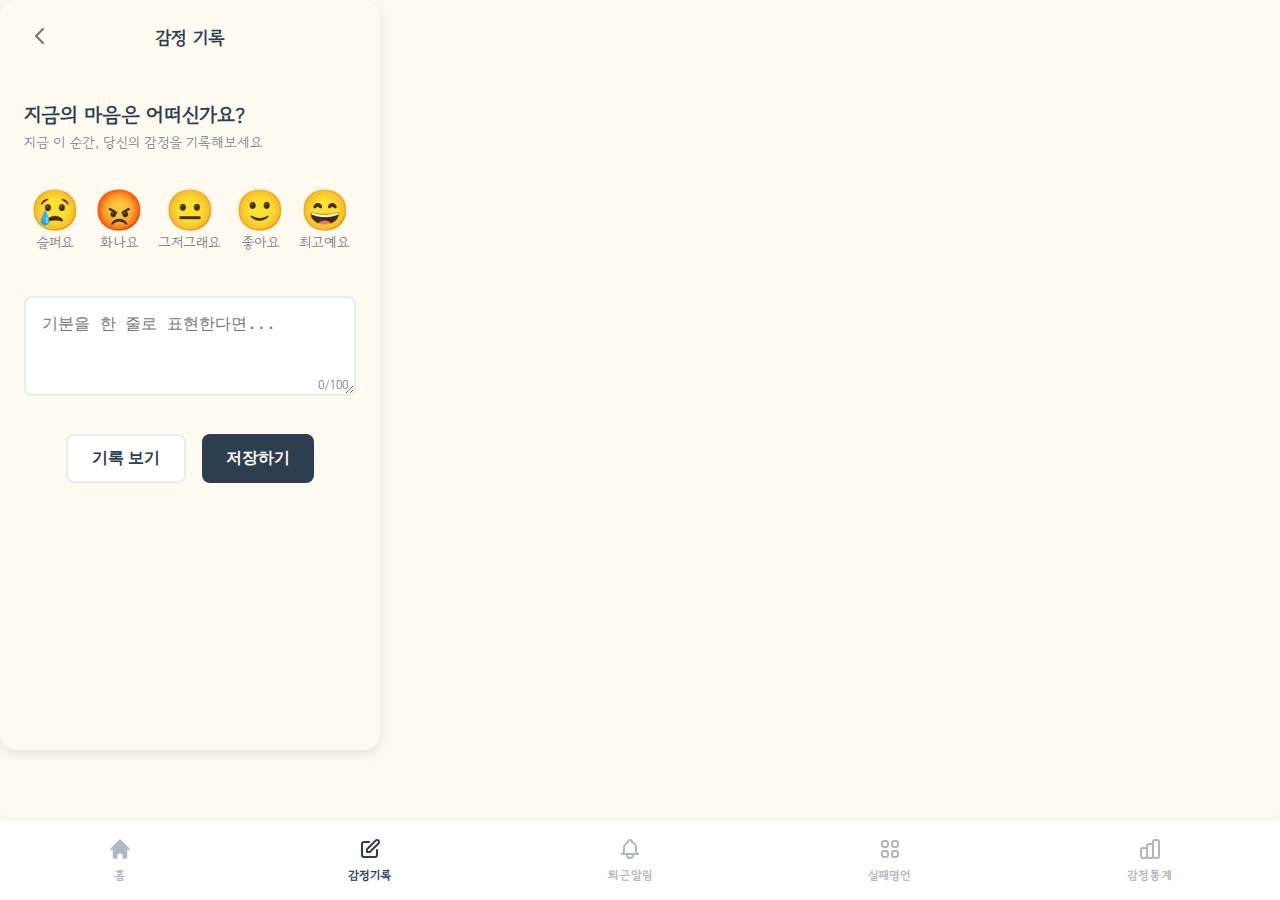
<file: kangjinil/index.html>
<!DOCTYPE html>
<html lang="ko">
    <head>
        <meta charset="UTF-8" />
        <meta name="viewport" content="width=device-width, initial-scale=1.0" />
        <title>감정 기록 - 오늘은 퇴근하세요</title>

        <!-- Google Fonts: Gowun Dodum -->
        <link rel="preconnect" href="https://fonts.googleapis.com" />
        <link rel="preconnect" href="https://fonts.gstatic.com" crossorigin />
        <link
            href="https://fonts.googleapis.com/css2?family=Gowun+Dodum&display=swap"
            rel="stylesheet"
        />

        <!-- Stylesheets -->
        <link rel="stylesheet" href="css/emotion-diary.css" />
    </head>
    <body>
        <!-- 감정 기록 등록 화면 -->
        <div id="recordScreen" class="screen active">
            <div class="container">
                <header class="app-header">
                    <button
                        id="back-btn"
                        class="icon-button"
                        aria-label="뒤로 가기"
                        onclick="window.history.back()"
                    >
                        <svg
                            fill="none"
                            viewBox="0 0 24 24"
                            stroke="currentColor"
                        >
                            <path
                                stroke-linecap="round"
                                stroke-linejoin="round"
                                stroke-width="2"
                                d="M15 19l-7-7 7-7"
                            />
                        </svg>
                    </button>
                    <div class="header-text">
                        <h1>감정 기록</h1>
                    </div>
                    <div class="icon-placeholder"></div>
                </header>

                <div class="emotion-record-form">
                    <div class="emotion-header">
                        <h1>지금의 마음은 어떠신가요?</h1>
                        <p class="subtitle">
                            지금 이 순간, 당신의 감정을 기록해보세요
                        </p>
                    </div>
                    <div class="emotion-selector">
                        <div
                            class="emotion-option"
                            data-emotion="😢"
                            data-value="sad"
                        >
                            <span class="emotion-emoji">😢</span>
                            <span class="emotion-label">슬퍼요</span>
                        </div>
                        <div
                            class="emotion-option"
                            data-emotion="😡"
                            data-value="angry"
                        >
                            <span class="emotion-emoji">😡</span>
                            <span class="emotion-label">화나요</span>
                        </div>
                        <div
                            class="emotion-option"
                            data-emotion="😐"
                            data-value="neutral"
                        >
                            <span class="emotion-emoji">😐</span>
                            <span class="emotion-label">그저그래요</span>
                        </div>
                        <div
                            class="emotion-option"
                            data-emotion="🙂"
                            data-value="happy"
                        >
                            <span class="emotion-emoji">🙂</span>
                            <span class="emotion-label">좋아요</span>
                        </div>
                        <div
                            class="emotion-option"
                            data-emotion="😄"
                            data-value="very-happy"
                        >
                            <span class="emotion-emoji">😄</span>
                            <span class="emotion-label">최고예요</span>
                        </div>
                    </div>

                    <div class="comment-section">
                        <textarea
                            id="emotionComment"
                            class="comment-input"
                            placeholder="기분을 한 줄로 표현한다면..."
                            maxlength="100"
                        ></textarea>
                        <span class="char-count">0/100</span>
                    </div>

                    <div class="action-buttons">
                        <button
                            class="btn btn-secondary"
                            onclick="showListScreen()"
                        >
                            기록 보기
                        </button>
                        <button class="btn btn-primary" onclick="saveEmotion()">
                            저장하기
                        </button>
                    </div>
                </div>
            </div>
            <!-- 하단 네비게이션 바 -->
            <nav class="bottom-nav">
                <a href="../pyj/home.html" class="nav-item" id="nav-home">
                    <svg fill="currentColor" viewBox="0 0 20 20">
                        <path
                            d="M10.707 2.293a1 1 0 00-1.414 0l-7 7a1 1 0 001.414 1.414L4 10.414V17a1 1 0 001 1h2a1 1 0 001-1v-2a1 1 0 011-1h2a1 1 0 011 1v2a1 1 0 001 1h2a1 1 0 001-1v-6.586l.293.293a1 1 0 001.414-1.414l-7-7z"
                        ></path>
                    </svg>
                    <span>홈</span>
                </a>
                <a href="#" class="nav-item active" id="nav-emotion-log">
                    <svg fill="none" viewBox="0 0 24 24" stroke="currentColor">
                        <path
                            stroke-linecap="round"
                            stroke-linejoin="round"
                            stroke-width="2"
                            d="M11 5H6a2 2 0 00-2 2v11a2 2 0 002 2h11a2 2 0 002-2v-5m-1.414-9.414a2 2 0 112.828 2.828L11.828 15H9v-2.828l8.586-8.586z"
                        ></path>
                    </svg>
                    <span>감정기록</span>
                </a>
                <a href="clock-out.html" class="nav-item" id="nav-alarm">
                    <svg fill="none" viewBox="0 0 24 24" stroke="currentColor">
                        <path
                            stroke-linecap="round"
                            stroke-linejoin="round"
                            stroke-width="2"
                            d="M15 17h5l-1.405-1.405A2.032 2.032 0 0118 14.158V11a6.002 6.002 0 00-4-5.659V5a2 2 0 10-4 0v.341C7.67 6.165 6 8.388 6 11v3.159c0 .538-.214 1.055-.595 1.436L4 17h5m6 0v1a3 3 0 11-6 0v-1m6 0H9"
                        ></path>
                    </svg>
                    <span>퇴근알림</span>
                </a>
                <a href="../pyj/card.html" class="nav-item" id="nav-quotes">
                    <svg fill="none" viewBox="0 0 24 24" stroke="currentColor">
                        <path
                            stroke-linecap="round"
                            stroke-linejoin="round"
                            stroke-width="2"
                            d="M4 6a2 2 0 012-2h2a2 2 0 012 2v2a2 2 0 01-2 2H6a2 2 0 01-2-2V6zM14 6a2 2 0 012-2h2a2 2 0 012 2v2a2 2 0 01-2 2h-2a2 2 0 01-2-2V6zM4 16a2 2 0 012-2h2a2 2 0 012 2v2a2 2 0 01-2 2H6a2 2 0 01-2-2v-2zM14 16a2 2 0 012-2h2a2 2 0 012 2v2a2 2 0 01-2 2h-2a2 2 0 01-2-2v-2z"
                        ></path>
                    </svg>
                    <span>실패명언</span>
                </a>
                <a href="../pyj/stats.html" class="nav-item" id="nav-stats">
                    <svg fill="none" viewBox="0 0 24 24" stroke="currentColor">
                        <path
                            stroke-linecap="round"
                            stroke-linejoin="round"
                            stroke-width="2"
                            d="M9 19v-6a2 2 0 00-2-2H5a2 2 0 00-2 2v6a2 2 0 002 2h2a2 2 0 002-2zm0 0V9a2 2 0 012-2h2a2 2 0 012 2v10m-6 0a2 2 0 002 2h2a2 2 0 002-2m0 0V5a2 2 0 012-2h2a2 2 0 012 2v14a2 2 0 01-2 2h-2a2 2 0 01-2-2z"
                        ></path>
                    </svg>
                    <span>감정통계</span>
                </a>
            </nav>
        </div>

        <!-- 감정 기록 조회 화면 -->
        <div id="listScreen" class="screen">
            <header class="app-header">
                <div class="icon-placeholder"></div>
                <h1>나의 감정 기록</h1>
                <button
                    id="close-list-btn"
                    class="icon-button"
                    aria-label="닫기"
                >
                    <svg fill="none" viewBox="0 0 24 24" stroke="currentColor">
                        <path
                            stroke-linecap="round"
                            stroke-linejoin="round"
                            stroke-width="2"
                            d="M6 18L18 6M6 6l12 12"
                        />
                    </svg>
                </button>
            </header>
            <main class="list-screen-area">
                <div class="list-header">
                    <h1>지금까지의 마음을 돌아보세요</h1>
                    <p class="subtitle">
                        잊고 지냈던 내 감정을 확인할 수 있을거에요
                    </p>
                </div>
                <div class="list-controls">
                    <button
                        class="btn btn-primary"
                        onclick="showRecordScreen()"
                    >
                        새 감정 기록하기
                    </button>
                </div>

                <div id="emotionList" class="emotion-list">
                    <!-- 감정 기록이 여기에 동적으로 추가됩니다 -->
                </div>

                <div id="emptyState" class="empty-state" style="display: none">
                    <span class="empty-emoji">📝</span>
                    <p>아직 기록된 감정이 없어요</p>
                    <p class="empty-sub">첫 번째 감정을 기록해보세요</p>
                </div>
            </main>
        </div>

        <!-- 수정/삭제 모달 -->
        <div id="editModal" class="modal">
            <div class="modal-content">
                <div class="modal-header">
                    <h2>감정 기록 수정</h2>
                    <button
                        class="icon-button delete-icon"
                        onclick="deleteEmotion()"
                        aria-label="삭제"
                    >
                        <svg
                            fill="none"
                            viewBox="0 0 24 24"
                            stroke="currentColor"
                        >
                            <path
                                stroke-linecap="round"
                                stroke-linejoin="round"
                                stroke-width="2"
                                d="M19 7l-.867 12.142A2 2 0 0116.138 21H7.862a2 2 0 01-1.995-1.858L5 7m5 4v6m4-6v6m1-10V4a1 1 0 00-1-1h-4a1 1 0 00-1 1v3M4 7h16"
                            />
                        </svg>
                    </button>
                </div>

                <div class="emotion-selector modal-emotion-selector">
                    <div
                        class="emotion-option"
                        data-emotion="😢"
                        data-value="sad"
                    >
                        <span class="emotion-emoji">😢</span>
                    </div>
                    <div
                        class="emotion-option"
                        data-emotion="😡"
                        data-value="angry"
                    >
                        <span class="emotion-emoji">😡</span>
                    </div>
                    <div
                        class="emotion-option"
                        data-emotion="😐"
                        data-value="neutral"
                    >
                        <span class="emotion-emoji">😐</span>
                    </div>
                    <div
                        class="emotion-option"
                        data-emotion="🙂"
                        data-value="happy"
                    >
                        <span class="emotion-emoji">🙂</span>
                    </div>
                    <div
                        class="emotion-option"
                        data-emotion="😄"
                        data-value="very-happy"
                    >
                        <span class="emotion-emoji">😄</span>
                    </div>
                </div>

                <div class="comment-section">
                    <textarea
                        id="editComment"
                        class="comment-input"
                        placeholder="오늘 하루를 한 줄로 표현한다면..."
                        maxlength="100"
                    ></textarea>
                    <span class="char-count">0/100</span>
                </div>

                <div class="modal-buttons">
                    <button class="btn btn-secondary" onclick="closeModal()">
                        취소
                    </button>
                    <button class="btn btn-primary" onclick="updateEmotion()">
                        수정
                    </button>
                </div>
            </div>
        </div>

        <script src="js/emotion-diary.js"></script>
    </body>
</html>
</file>
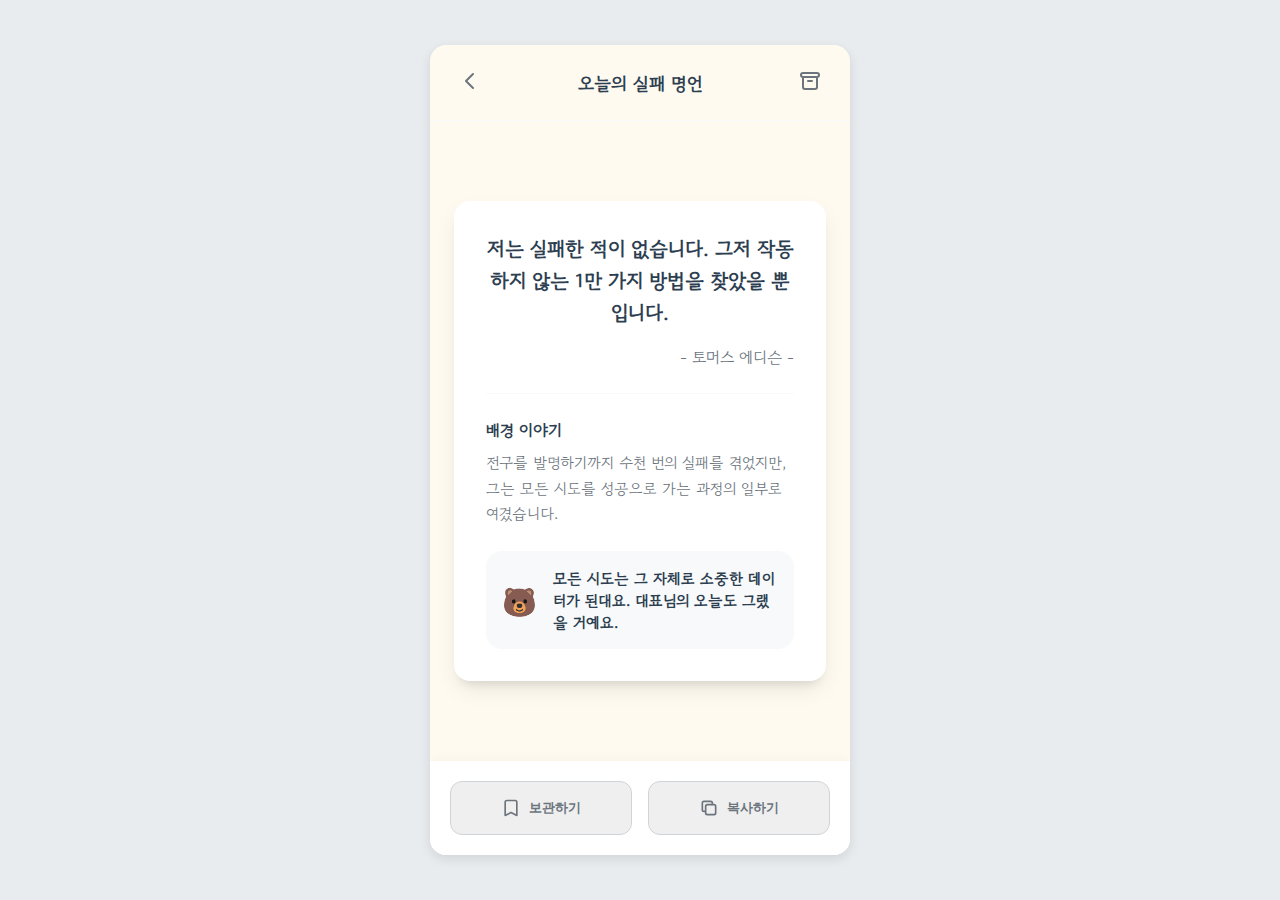
<file: pyj/index.html>
<!DOCTYPE html>
<html lang="ko">
    <head>
        <meta charset="UTF-8" />
        <meta
            name="viewport"
            content="width=device-width, initial-scale=1.0, user-scalable=no"
        />
        <title>실패 명언 카드 - 오늘은 퇴근하세요</title>
        <link rel="preconnect" href="https://fonts.googleapis.com" />
        <link rel="preconnect" href="https://fonts.gstatic.com" crossorigin />
        <link
            href="https://fonts.googleapis.com/css2?family=Gowun+Dodum&display=swap"
            rel="stylesheet"
        />
        <link rel="stylesheet" href="css/card-styles.css" />
    </head>
    <body>
        <div class="app-container">
            <!-- 메인 명언 화면 -->
            <div id="main-view" class="view active">
                <header class="app-header">
                    <button
                        id="back-btn"
                        class="icon-button"
                        aria-label="뒤로 가기"
                    >
                        <svg
                            fill="none"
                            viewBox="0 0 24 24"
                            stroke="currentColor"
                        >
                            <path
                                stroke-linecap="round"
                                stroke-linejoin="round"
                                stroke-width="2"
                                d="M15 19l-7-7 7-7"
                            />
                        </svg>
                    </button>
                    <h1>오늘의 실패 명언</h1>
                    <button
                        id="open-archive-btn"
                        class="icon-button"
                        aria-label="보관함 보기"
                    >
                        <svg
                            fill="none"
                            viewBox="0 0 24 24"
                            stroke="currentColor"
                        >
                            <path
                                stroke-linecap="round"
                                stroke-linejoin="round"
                                stroke-width="2"
                                d="M5 8h14M5 8a2 2 0 110-4h14a2 2 0 110 4M5 8v10a2 2 0 002 2h10a2 2 0 002-2V8m-9 4h4"
                            />
                        </svg>
                    </button>
                </header>

                <main class="card-area">
                    <div class="quote-card" id="quote-card">
                        <div class="quote-content">
                            <blockquote id="quote-text"></blockquote>
                            <cite id="quote-author"></cite>
                        </div>
                        <hr class="divider" />
                        <div class="story-content">
                            <h4>배경 이야기</h4>
                            <p id="quote-story"></p>
                        </div>
                        <div class="character-comment">
                            <span>🐻</span>
                            <p id="character-comment"></p>
                        </div>
                    </div>
                </main>

                <footer class="app-footer">
                    <div class="action-buttons">
                        <button id="save-btn" class="action-btn">
                            <svg
                                class="icon-save"
                                fill="none"
                                viewBox="0 0 24 24"
                                stroke="currentColor"
                            >
                                <path
                                    stroke-linecap="round"
                                    stroke-linejoin="round"
                                    stroke-width="2"
                                    d="M5 5a2 2 0 012-2h10a2 2 0 012 2v16l-7-3.5L5 21V5z"
                                ></path>
                            </svg>
                            <svg
                                class="icon-saved hidden"
                                fill="currentColor"
                                viewBox="0 0 20 20"
                            >
                                <path
                                    d="M5 4a2 2 0 012-2h6a2 2 0 012 2v14l-5-2.5L5 18V4z"
                                ></path>
                            </svg>
                            <span id="save-btn-text">보관하기</span>
                        </button>
                        <button id="copy-btn" class="action-btn">
                            <svg class="icon-copy" fill="none" viewBox="0 0 24 24" stroke="currentColor"><path stroke-linecap="round" stroke-linejoin="round" stroke-width="2" d="M8 16H6a2 2 0 01-2-2V6a2 2 0 012-2h8a2 2 0 012 2v2m-6 12h8a2 2 0 002-2v-8a2 2 0 00-2-2h-8a2 2 0 00-2 2v8a2 2 0 002 2z"></path></svg>
                            <svg class="icon-copied hidden" fill="currentColor" viewBox="0 0 20 20"><path fill-rule="evenodd" d="M16.707 5.293a1 1 0 010 1.414l-8 8a1 1 0 01-1.414 0l-4-4a1 1 0 011.414-1.414L8 12.586l7.293-7.293a1 1 0 011.414 0z" clip-rule="evenodd"></path></svg>
                            <span id="copy-btn-text">복사하기</span>
                        </button>
                        </button>
                    </div>
                </footer>
            </div>

            <!-- 보관함 화면 -->
            <div id="archive-view" class="view">
                <header class="app-header">
                    <div class="icon-placeholder"></div>
                    <h1>보관함</h1>
                    <button
                        id="close-archive-btn"
                        class="icon-button"
                        aria-label="닫기"
                    >
                        <!-- 'X' 아이콘으로 수정됨 -->
                        <svg
                            fill="none"
                            viewBox="0 0 24 24"
                            stroke="currentColor"
                        >
                            <path
                                stroke-linecap="round"
                                stroke-linejoin="round"
                                stroke-width="2"
                                d="M6 18L18 6M6 6l12 12"
                            />
                        </svg>
                    </button>
                </header>
                <main class="archive-list-area">
                    <ul id="archive-list"></ul>
                    <p id="empty-archive-msg" class="hidden">
                        보관함이 비어있어요.<br />마음에 드는 명언을
                        저장해보세요.
                    </p>
                </main>
            </div>

            <!-- 명언 상세 보기 팝업 (모달) -->
            <div id="modal-overlay" class="modal-overlay hidden">
                <div id="modal-content" class="modal-content">
                    <button
                        id="modal-close-btn"
                        class="modal-close-btn icon-button"
                        aria-label="팝업 닫기"
                    >
                        <svg
                            fill="none"
                            viewBox="0 0 24 24"
                            stroke="currentColor"
                        >
                            <path
                                stroke-linecap="round"
                                stroke-linejoin="round"
                                stroke-width="2"
                                d="M6 18L18 6M6 6l12 12"
                            />
                        </svg>
                    </button>
                    <div class="quote-content">
                        <blockquote id="modal-quote-text"></blockquote>
                        <cite id="modal-quote-author"></cite>
                    </div>
                    <hr class="divider" />
                    <div class="story-content">
                        <h4>배경 이야기</h4>
                        <p id="modal-quote-story"></p>
                    </div>
                    <div class="character-comment">
                        <span>🐻</span>
                        <p id="modal-character-comment"></p>
                    </div>
                </div>
            </div>
        </div>

        <script src="js/card-main.js" defer></script>
    </body>
</html>
</file>
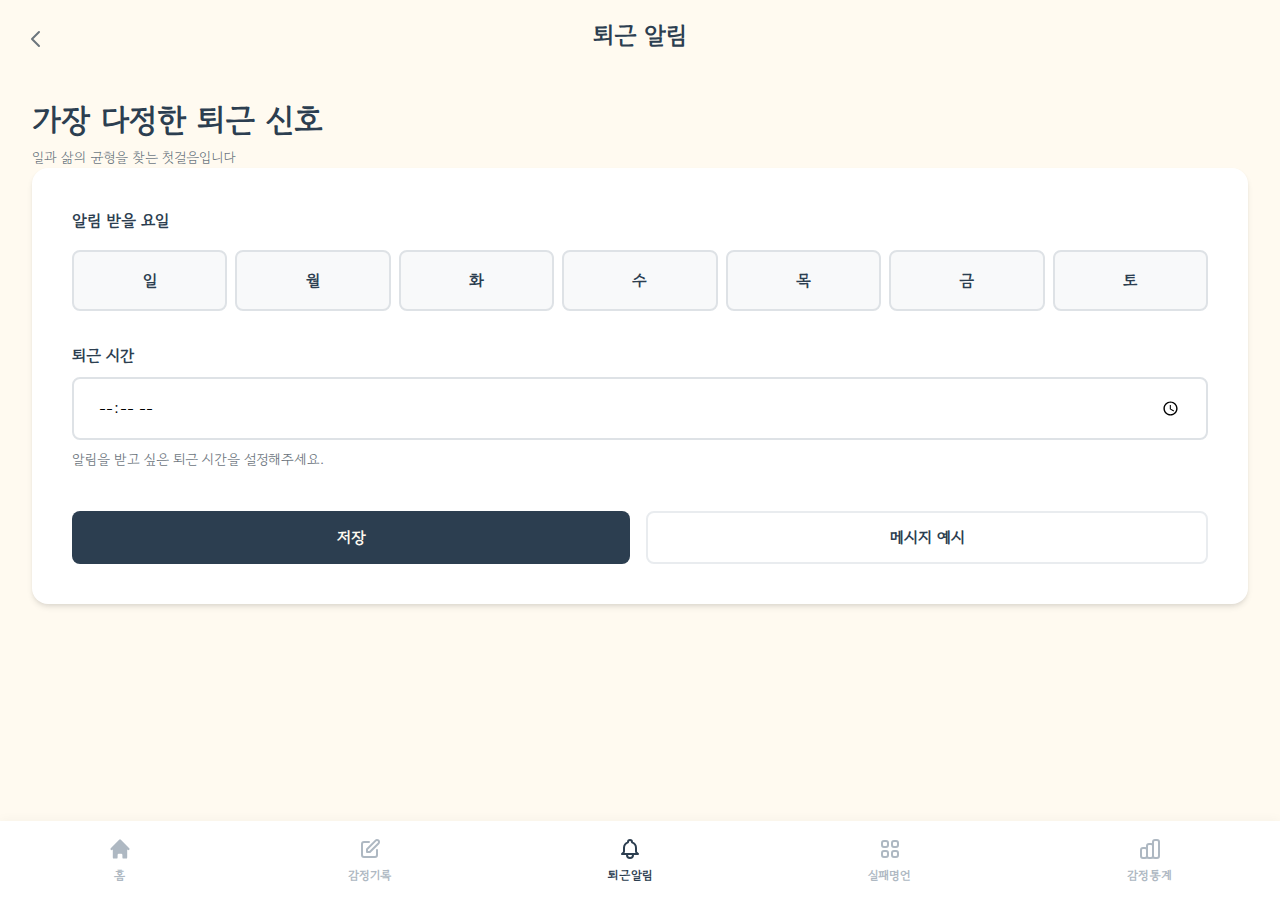
<file: kangjinil/clock-out.html>
<!DOCTYPE html>
<html lang="ko">
    <head>
        <meta charset="UTF-8" />
        <meta name="viewport" content="width=device-width, initial-scale=1.0" />
        <title>가장 다정한 퇴근 신호 - 오늘은 퇴근하세요</title>

        <!-- Google Fonts: Gowun Dodum -->
        <link rel="preconnect" href="https://fonts.googleapis.com" />
        <link rel="preconnect" href="https://fonts.gstatic.com" crossorigin />
        <link
            href="https://fonts.googleapis.com/css2?family=Gowun+Dodum&display=swap"
            rel="stylesheet"
        />

        <!-- Stylesheet -->
        <link rel="stylesheet" href="css/clock-out.css" />
    </head>
    <body>
        <!-- 메인 화면 -->
        <div id="main-screen" class="screen active">
            <div class="container">
                <header class="app-header">
                    <button
                        id="back-btn"
                        class="icon-button"
                        aria-label="뒤로 가기"
                        onclick="window.history.back()"
                    >
                        <svg
                            fill="none"
                            viewBox="0 0 24 24"
                            stroke="currentColor"
                        >
                            <path
                                stroke-linecap="round"
                                stroke-linejoin="round"
                                stroke-width="2"
                                d="M15 19l-7-7 7-7"
                            />
                        </svg>
                    </button>
                    <h1>퇴근 알림</h1>
                    <div class="icon-placeholder"></div>
                </header>

                <main class="main-content">
                    <div class="form-header">
                        <h1>가장 다정한 퇴근 신호</h1>
                        <p class="subtitle">
                            일과 삶의 균형을 찾는 첫걸음입니다
                        </p>
                    </div>
                    <div class="form-card">
                        <form id="clock-out-form">
                            <!-- 요일 선택 -->
                            <div class="form-group">
                                <label class="form-label">알림 받을 요일</label>
                                <div class="weekday-selector">
                                    <label class="weekday-item">
                                        <input
                                            type="checkbox"
                                            name="weekday"
                                            value="Sun"
                                        />
                                        <span class="weekday-label">일</span>
                                    </label>
                                    <label class="weekday-item">
                                        <input
                                            type="checkbox"
                                            name="weekday"
                                            value="Mon"
                                        />
                                        <span class="weekday-label">월</span>
                                    </label>
                                    <label class="weekday-item">
                                        <input
                                            type="checkbox"
                                            name="weekday"
                                            value="Tue"
                                        />
                                        <span class="weekday-label">화</span>
                                    </label>
                                    <label class="weekday-item">
                                        <input
                                            type="checkbox"
                                            name="weekday"
                                            value="Wed"
                                        />
                                        <span class="weekday-label">수</span>
                                    </label>
                                    <label class="weekday-item">
                                        <input
                                            type="checkbox"
                                            name="weekday"
                                            value="Thu"
                                        />
                                        <span class="weekday-label">목</span>
                                    </label>
                                    <label class="weekday-item">
                                        <input
                                            type="checkbox"
                                            name="weekday"
                                            value="Fri"
                                        />
                                        <span class="weekday-label">금</span>
                                    </label>
                                    <label class="weekday-item">
                                        <input
                                            type="checkbox"
                                            name="weekday"
                                            value="Sat"
                                        />
                                        <span class="weekday-label">토</span>
                                    </label>
                                </div>
                            </div>

                            <!-- 퇴근 시간 설정 -->
                            <div class="form-group">
                                <label for="clock-out-time" class="form-label"
                                    >퇴근 시간</label
                                >
                                <input
                                    type="time"
                                    id="clock-out-time"
                                    class="form-input"
                                    required
                                />
                                <p class="form-help">
                                    알림을 받고 싶은 퇴근 시간을 설정해주세요.
                                </p>
                            </div>

                            <!-- 버튼 그룹 -->
                            <div class="button-group">
                                <button type="submit" class="btn btn-primary">
                                    저장
                                </button>
                                <button
                                    type="button"
                                    id="test-message-btn"
                                    class="btn btn-secondary"
                                >
                                    메시지 예시
                                </button>
                            </div>
                        </form>
                    </div>
                </main>
            </div>
            <!-- 하단 네비게이션 바 -->
            <nav class="bottom-nav">
                <a href="../pyj/home.html" class="nav-item" id="nav-home">
                    <svg fill="currentColor" viewBox="0 0 20 20">
                        <path
                            d="M10.707 2.293a1 1 0 00-1.414 0l-7 7a1 1 0 001.414 1.414L4 10.414V17a1 1 0 001 1h2a1 1 0 001-1v-2a1 1 0 011-1h2a1 1 0 011 1v2a1 1 0 001 1h2a1 1 0 001-1v-6.586l.293.293a1 1 0 001.414-1.414l-7-7z"
                        ></path>
                    </svg>
                    <span>홈</span>
                </a>
                <a href="index.html" class="nav-item" id="nav-emotion-log">
                    <svg fill="none" viewBox="0 0 24 24" stroke="currentColor">
                        <path
                            stroke-linecap="round"
                            stroke-linejoin="round"
                            stroke-width="2"
                            d="M11 5H6a2 2 0 00-2 2v11a2 2 0 002 2h11a2 2 0 002-2v-5m-1.414-9.414a2 2 0 112.828 2.828L11.828 15H9v-2.828l8.586-8.586z"
                        ></path>
                    </svg>
                    <span>감정기록</span>
                </a>
                <a href="clock-out.html" class="nav-item active" id="nav-alarm">
                    <svg fill="none" viewBox="0 0 24 24" stroke="currentColor">
                        <path
                            stroke-linecap="round"
                            stroke-linejoin="round"
                            stroke-width="2"
                            d="M15 17h5l-1.405-1.405A2.032 2.032 0 0118 14.158V11a6.002 6.002 0 00-4-5.659V5a2 2 0 10-4 0v.341C7.67 6.165 6 8.388 6 11v3.159c0 .538-.214 1.055-.595 1.436L4 17h5m6 0v1a3 3 0 11-6 0v-1m6 0H9"
                        ></path>
                    </svg>
                    <span>퇴근알림</span>
                </a>
                <a href="../pyj/card.html" class="nav-item" id="nav-quotes">
                    <svg fill="none" viewBox="0 0 24 24" stroke="currentColor">
                        <path
                            stroke-linecap="round"
                            stroke-linejoin="round"
                            stroke-width="2"
                            d="M4 6a2 2 0 012-2h2a2 2 0 012 2v2a2 2 0 01-2 2H6a2 2 0 01-2-2V6zM14 6a2 2 0 012-2h2a2 2 0 012 2v2a2 2 0 01-2 2h-2a2 2 0 01-2-2V6zM4 16a2 2 0 012-2h2a2 2 0 012 2v2a2 2 0 01-2 2H6a2 2 0 01-2-2v-2zM14 16a2 2 0 012-2h2a2 2 0 012 2v2a2 2 0 01-2 2h-2a2 2 0 01-2-2v-2z"
                        ></path>
                    </svg>
                    <span>실패명언</span>
                </a>
                <a href="../pyj/stats.html" class="nav-item" id="nav-stats">
                    <svg fill="none" viewBox="0 0 24 24" stroke="currentColor">
                        <path
                            stroke-linecap="round"
                            stroke-linejoin="round"
                            stroke-width="2"
                            d="M9 19v-6a2 2 0 00-2-2H5a2 2 0 00-2 2v6a2 2 0 002 2h2a2 2 0 002-2zm0 0V9a2 2 0 012-2h2a2 2 0 012 2v10m-6 0a2 2 0 002 2h2a2 2 0 002-2m0 0V5a2 2 0 012-2h2a2 2 0 012 2v14a2 2 0 01-2 2h-2a2 2 0 01-2-2z"
                        ></path>
                    </svg>
                    <span>감정통계</span>
                </a>
            </nav>
        </div>

        <!-- 메시지 예시 화면 -->
        <div id="message-screen" class="screen">
            <header class="app-header">
                <div class="icon-placeholder"></div>
                <h1>퇴근 알림 예시</h1>
                <button
                    id="close-result-btn"
                    class="icon-button"
                    aria-label="닫기"
                >
                    <svg fill="none" viewBox="0 0 24 24" stroke="currentColor">
                        <path
                            stroke-linecap="round"
                            stroke-linejoin="round"
                            stroke-width="2"
                            d="M6 18L18 6M6 6l12 12"
                        />
                    </svg>
                </button>
            </header>
            <main class="message-screen-area">
                <div class="result-header">
                    <h1>오늘도 수고하셨습니다</h1>
                    <p class="subtitle">이제는 당신의 마음을 돌볼 시간이에요</p>
                </div>
                <div class="message-result-content">
                    <div class="result-image">
                        <img
                            src="assets/images/나는자유다.jpg"
                            alt="자유로운 이미지"
                        />
                    </div>
                    <div class="result-message">
                        <p id="display-message"></p>
                    </div>
                </div>
            </main>
        </div>

        <!-- 설정 저장 알림 -->
        <div id="save-notification" class="save-notification hidden">
            설정이 저장되었습니다!
        </div>

        <!-- JavaScript -->
        <script src="js/clock-out.js"></script>
    </body>
</html>
</file>
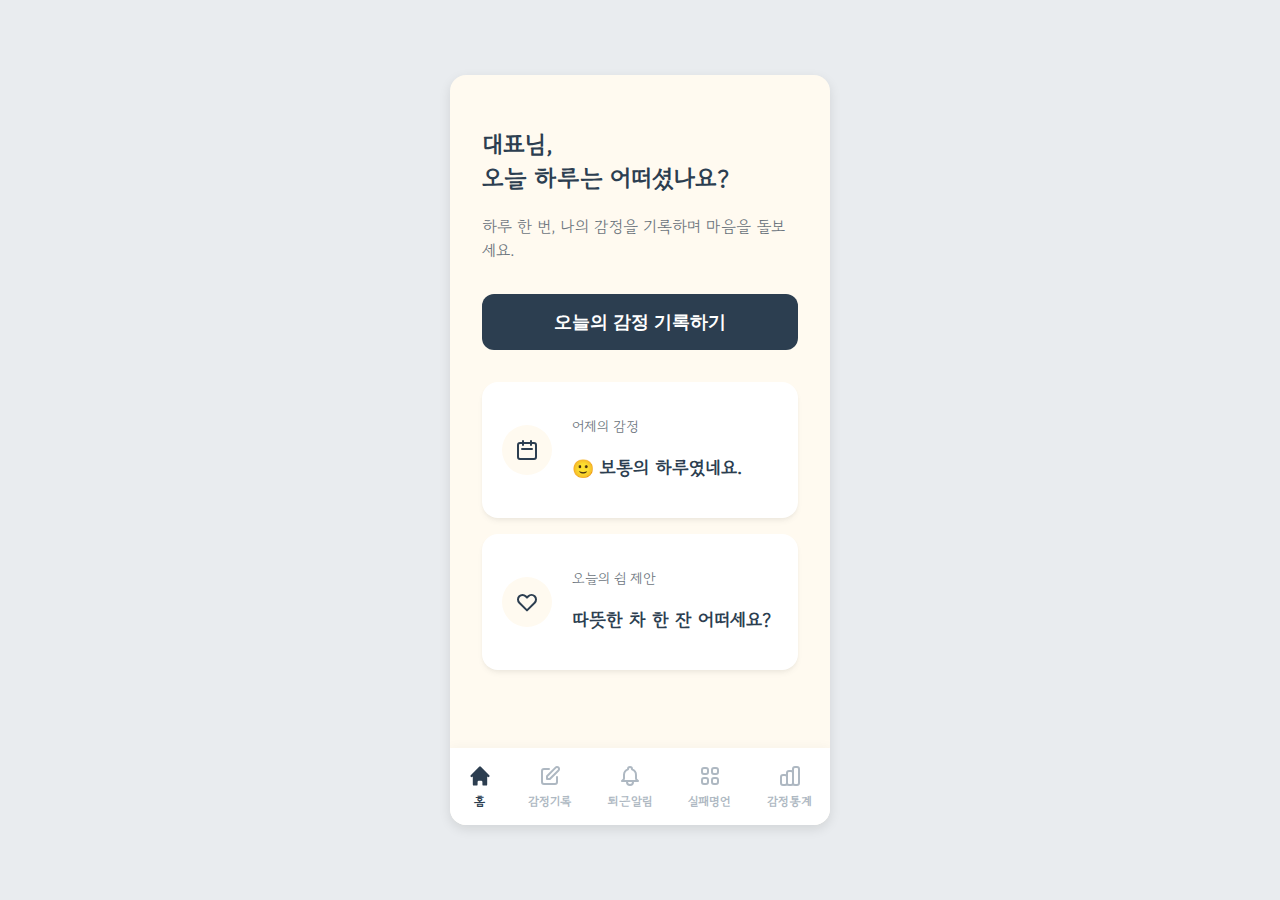
<file: pyj/home.html>
<!DOCTYPE html>
<html lang="ko">
    <head>
        <meta charset="UTF-8" />
        <meta
            name="viewport"
            content="width=device-width, initial-scale=1.0, user-scalable=no"
        />
        <title>홈 - 오늘은 퇴근하세요</title>
        <link rel="preconnect" href="https://fonts.googleapis.com" />
        <link rel="preconnect" href="https://fonts.gstatic.com" crossorigin />
        <link
            href="https://fonts.googleapis.com/css2?family=Gowun+Dodum&display=swap"
            rel="stylesheet"
        />
        <link rel="stylesheet" href="css/home-styles.css" />
    </head>
    <body>
        <div class="app-container">
            <!-- 1. 화면 상단 헤더 (배경 없음) -->
            <header class="app-header"></header>

            <!-- 2. 메인 콘텐츠 영역 -->
            <main class="home-content">
                <div class="welcome-message">
                    <h2>대표님, <br />오늘 하루는 어떠셨나요?</h2>
                    <p>하루 한 번, 나의 감정을 기록하며 마음을 돌보세요.</p>
                </div>

                <button class="cta-button" id="log-emotion-btn">
                    오늘의 감정 기록하기
                </button>

                <!-- 어제의 감정 요약 카드 -->
                <div class="summary-card">
                    <div class="card-icon-area">
                        <svg
                            fill="none"
                            viewBox="0 0 24 24"
                            stroke="currentColor"
                        >
                            <path
                                stroke-linecap="round"
                                stroke-linejoin="round"
                                stroke-width="2"
                                d="M8 7V3m8 4V3m-9 8h10M5 21h14a2 2 0 002-2V7a2 2 0 00-2-2H5a2 2 0 00-2 2v12a2 2 0 002 2z"
                            ></path>
                        </svg>
                    </div>
                    <div class="card-text-area">
                        <p class="card-title">어제의 감정</p>
                        <p class="card-content">🙂 보통의 하루였네요.</p>
                    </div>
                </div>

                <!-- 오늘의 쉼 제안 카드 -->
                <div class="summary-card">
                    <div class="card-icon-area">
                        <svg
                            fill="none"
                            viewBox="0 0 24 24"
                            stroke="currentColor"
                        >
                            <path
                                stroke-linecap="round"
                                stroke-linejoin="round"
                                stroke-width="2"
                                d="M4.318 6.318a4.5 4.5 0 000 6.364L12 20.364l7.682-7.682a4.5 4.5 0 00-6.364-6.364L12 7.636l-1.318-1.318a4.5 4.5 0 00-6.364 0z"
                            ></path>
                        </svg>
                    </div>
                    <div class="card-text-area">
                        <p class="card-title">오늘의 쉼 제안</p>
                        <p class="card-content">따뜻한 차 한 잔 어떠세요?</p>
                    </div>
                </div>
            </main>

            <!-- 3. 하단 네비게이션 바 -->
            <nav class="bottom-nav">
                <a href="#" class="nav-item active" id="nav-home">
                    <svg fill="currentColor" viewBox="0 0 20 20">
                        <path
                            d="M10.707 2.293a1 1 0 00-1.414 0l-7 7a1 1 0 001.414 1.414L4 10.414V17a1 1 0 001 1h2a1 1 0 001-1v-2a1 1 0 011-1h2a1 1 0 011 1v2a1 1 0 001 1h2a1 1 0 001-1v-6.586l.293.293a1 1 0 001.414-1.414l-7-7z"
                        ></path>
                    </svg>
                    <span>홈</span>
                </a>
                <a href="#" class="nav-item" id="nav-emotion-log">
                    <svg fill="none" viewBox="0 0 24 24" stroke="currentColor">
                        <path
                            stroke-linecap="round"
                            stroke-linejoin="round"
                            stroke-width="2"
                            d="M11 5H6a2 2 0 00-2 2v11a2 2 0 002 2h11a2 2 0 002-2v-5m-1.414-9.414a2 2 0 112.828 2.828L11.828 15H9v-2.828l8.586-8.586z"
                        ></path>
                    </svg>
                    <span>감정기록</span>
                </a>
                <a href="#" class="nav-item" id="nav-alarm">
                    <svg fill="none" viewBox="0 0 24 24" stroke="currentColor">
                        <path
                            stroke-linecap="round"
                            stroke-linejoin="round"
                            stroke-width="2"
                            d="M15 17h5l-1.405-1.405A2.032 2.032 0 0118 14.158V11a6.002 6.002 0 00-4-5.659V5a2 2 0 10-4 0v.341C7.67 6.165 6 8.388 6 11v3.159c0 .538-.214 1.055-.595 1.436L4 17h5m6 0v1a3 3 0 11-6 0v-1m6 0H9"
                        ></path>
                    </svg>
                    <span>퇴근알림</span>
                </a>
                <a href="../pyj/card.html" class="nav-item" id="nav-quotes">
                    <svg fill="none" viewBox="0 0 24 24" stroke="currentColor">
                        <path
                            stroke-linecap="round"
                            stroke-linejoin="round"
                            stroke-width="2"
                            d="M4 6a2 2 0 012-2h2a2 2 0 012 2v2a2 2 0 01-2 2H6a2 2 0 01-2-2V6zM14 6a2 2 0 012-2h2a2 2 0 012 2v2a2 2 0 01-2 2h-2a2 2 0 01-2-2V6zM4 16a2 2 0 012-2h2a2 2 0 012 2v2a2 2 0 01-2 2H6a2 2 0 01-2-2v-2zM14 16a2 2 0 012-2h2a2 2 0 012 2v2a2 2 0 01-2 2h-2a2 2 0 01-2-2v-2z"
                        ></path>
                    </svg>
                    <span>실패명언</span>
                </a>
                <a href="#" class="nav-item" id="nav-stats">
                    <svg fill="none" viewBox="0 0 24 24" stroke="currentColor">
                        <path
                            stroke-linecap="round"
                            stroke-linejoin="round"
                            stroke-width="2"
                            d="M9 19v-6a2 2 0 00-2-2H5a2 2 0 00-2 2v6a2 2 0 002 2h2a2 2 0 002-2zm0 0V9a2 2 0 012-2h2a2 2 0 012 2v10m-6 0a2 2 0 002 2h2a2 2 0 002-2m0 0V5a2 2 0 012-2h2a2 2 0 012 2v14a2 2 0 01-2 2h-2a2 2 0 01-2-2z"
                        ></path>
                    </svg>
                    <span>감정통계</span>
                </a>
            </nav>
        </div>

        <script src="js/home-main.js" defer></script>
    </body>
</html>
</file>
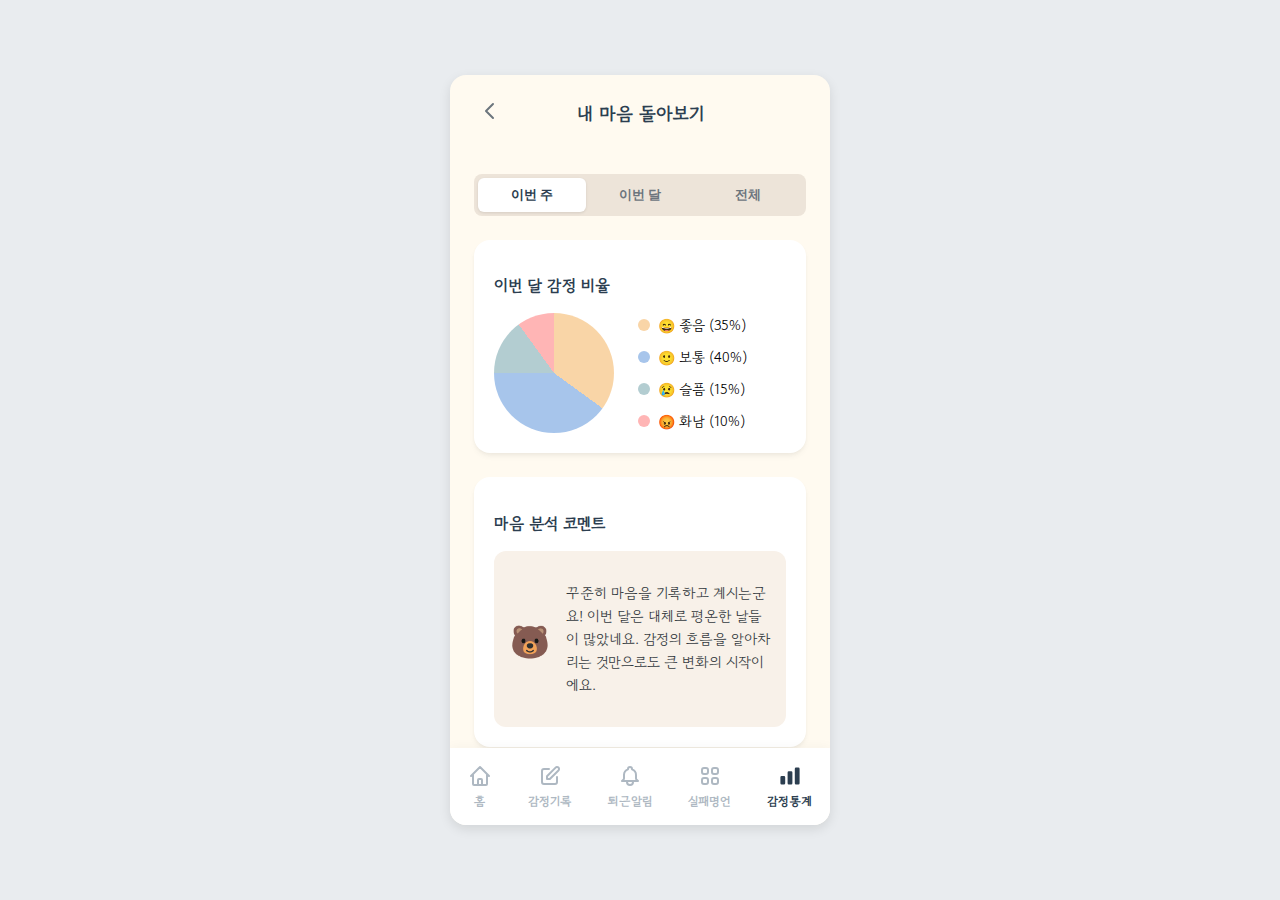
<file: pyj/stats.html>
<!DOCTYPE html>
<html lang="ko">
    <head>
        <meta charset="UTF-8" />
        <meta
            name="viewport"
            content="width=device-width, initial-scale=1.0, user-scalable=no"
        />
        <title>감정 통계 - 오늘은 퇴근하세요</title>
        <link rel="preconnect" href="https://fonts.googleapis.com" />
        <link rel="preconnect" href="https://fonts.gstatic.com" crossorigin />
        <link
            href="https://fonts.googleapis.com/css2?family=Gowun+Dodum&display=swap"
            rel="stylesheet"
        />
        <link rel="stylesheet" href="css/stats-styles.css" />
    </head>
    <body>
        <div class="app-container">
            <!-- [수정] 실패 명언 화면과 동일한 헤더 구조 -->
            <header class="app-header">
                <button
                    class="icon-button"
                    id="back-btn"
                    aria-label="뒤로 가기"
                >
                    <svg fill="none" viewBox="0 0 24 24" stroke="currentColor">
                        <path
                            stroke-linecap="round"
                            stroke-linejoin="round"
                            stroke-width="2"
                            d="M15 19l-7-7 7-7"
                        />
                    </svg>
                </button>
                <h1>내 마음 돌아보기</h1>
                <div class="icon-placeholder"></div>
                <!-- 중앙 정렬을 위한 빈 공간 -->
            </header>

            <main class="stats-content">
                <!-- 기간 선택 버튼 -->
                <div class="time-selector">
                    <button class="time-btn active" data-period="week">
                        이번 주
                    </button>
                    <button class="time-btn" data-period="month">
                        이번 달
                    </button>
                    <button class="time-btn" data-period="all">전체</button>
                </div>

                <!-- 감정 비율 카드 -->
                <div class="stats-card">
                    <h2 class="card-title">이번 달 감정 비율</h2>
                    <div class="chart-area">
                        <div class="pie-chart"></div>
                        <ul class="legend">
                            <li>
                                <span class="legend-dot happy"></span>😄 좋음
                                (35%)
                            </li>
                            <li>
                                <span class="legend-dot neutral"></span>🙂 보통
                                (40%)
                            </li>
                            <li>
                                <span class="legend-dot sad"></span>😢 슬픔
                                (15%)
                            </li>
                            <li>
                                <span class="legend-dot angry"></span>😡 화남
                                (10%)
                            </li>
                        </ul>
                    </div>
                </div>

                <!-- 마음 분석 코멘트 카드 -->
                <div class="stats-card">
                    <h2 class="card-title">마음 분석 코멘트</h2>
                    <div class="comment-area">
                        <span>🐻</span>
                        <p>
                            꾸준히 마음을 기록하고 계시는군요! 이번 달은 대체로
                            평온한 날들이 많았네요. 감정의 흐름을 알아차리는
                            것만으로도 큰 변화의 시작이에요.
                        </p>
                    </div>
                </div>

                <!-- 월간 감정 캘린더 -->
                <div class="stats-card">
                    <h2 class="card-title">월간 감정 캘린더</h2>
                    <div class="calendar-grid">
                        <!-- 요일 -->
                        <div class="day-label">일</div>
                        <div class="day-label">월</div>
                        <div class="day-label">화</div>
                        <div class="day-label">수</div>
                        <div class="day-label">목</div>
                        <div class="day-label">금</div>
                        <div class="day-label">토</div>
                        <!-- 날짜 (예시) -->
                        <div class="day-cell empty"></div>
                        <div class="day-cell empty"></div>
                        <div class="day-cell emotion-happy">1</div>
                        <div class="day-cell emotion-happy">2</div>
                        <div class="day-cell emotion-neutral">3</div>
                        <div class="day-cell emotion-sad">4</div>
                        <div class="day-cell emotion-happy">5</div>
                        <div class="day-cell emotion-neutral">6</div>
                        <div class="day-cell emotion-neutral">7</div>
                        <div class="day-cell emotion-angry">8</div>
                        <div class="day-cell emotion-neutral">9</div>
                        <div class="day-cell emotion-happy">10</div>
                        <div class="day-cell emotion-neutral">11</div>
                        <div class="day-cell emotion-happy">12</div>
                        <div class="day-cell emotion-neutral">13</div>
                        <div class="day-cell emotion-sad">14</div>
                        <div class="day-cell emotion-neutral">15</div>
                        <div class="day-cell emotion-neutral">16</div>
                        <div class="day-cell emotion-happy">17</div>
                        <div class="day-cell emotion-sad">18</div>
                        <div class="day-cell emotion-neutral">19</div>
                        <div class="day-cell emotion-happy">20</div>
                        <div class="day-cell emotion-neutral">21</div>
                        <div class="day-cell">22</div>
                        <div class="day-cell">23</div>
                        <div class="day-cell">24</div>
                        <div class="day-cell">25</div>
                        <div class="day-cell">26</div>
                    </div>
                </div>

                <button class="cta-button" id="save-report-btn">
                    내 마음 리포트 저장하기
                </button>
            </main>

            <!-- [수정] 실제 앱 화면과 동일한 네비게이션 바 -->
            <nav class="bottom-nav">
                <a href="../pyj/home.html" class="nav-item" id="nav-home">
                    <svg fill="none" stroke="currentColor" viewBox="0 0 24 24">
                        <path
                            stroke-linecap="round"
                            stroke-linejoin="round"
                            stroke-width="2"
                            d="M3 12l2-2m0 0l7-7 7 7M5 10v10a1 1 0 001 1h3m10-11l2 2m-2-2v10a1 1 0 01-1 1h-3m-6 0a1 1 0 001-1v-4a1 1 0 011-1h2a1 1 0 011 1v4a1 1 0 001 1m-6 0h6"
                        ></path>
                    </svg>
                    <span>홈</span>
                </a>
                <a
                    href="../kangjinil/index.html"
                    class="nav-item"
                    id="nav-emotion-log"
                >
                    <svg fill="none" stroke="currentColor" viewBox="0 0 24 24">
                        <path
                            stroke-linecap="round"
                            stroke-linejoin="round"
                            stroke-width="2"
                            d="M11 5H6a2 2 0 00-2 2v11a2 2 0 002 2h11a2 2 0 002-2v-5m-1.414-9.414a2 2 0 112.828 2.828L11.828 15H9v-2.828l8.586-8.586z"
                        ></path>
                    </svg>
                    <span>감정기록</span>
                </a>
                <a
                    href="../kangjinil/clock-out.html"
                    class="nav-item"
                    id="nav-alarm"
                >
                    <svg fill="none" stroke="currentColor" viewBox="0 0 24 24">
                        <path
                            stroke-linecap="round"
                            stroke-linejoin="round"
                            stroke-width="2"
                            d="M15 17h5l-1.405-1.405A2.032 2.032 0 0118 14.158V11a6.002 6.002 0 00-4-5.659V5a2 2 0 10-4 0v.341C7.67 6.165 6 8.388 6 11v3.159c0 .538-.214 1.055-.595 1.436L4 17h5m6 0v1a3 3 0 11-6 0v-1m6 0H9"
                        ></path>
                    </svg>
                    <span>퇴근알림</span>
                </a>
                <a href="../pyj/card.html" class="nav-item" id="nav-quotes">
                    <svg fill="none" stroke="currentColor" viewBox="0 0 24 24">
                        <path
                            stroke-linecap="round"
                            stroke-linejoin="round"
                            stroke-width="2"
                            d="M4 6a2 2 0 012-2h2a2 2 0 012 2v2a2 2 0 01-2 2H6a2 2 0 01-2-2V6zM14 6a2 2 0 012-2h2a2 2 0 012 2v2a2 2 0 01-2 2h-2a2 2 0 01-2-2V6zM4 16a2 2 0 012-2h2a2 2 0 012 2v2a2 2 0 01-2 2H6a2 2 0 01-2-2v-2zM14 16a2 2 0 012-2h2a2 2 0 012 2v2a2 2 0 01-2 2h-2a2 2 0 01-2-2v-2z"
                        ></path>
                    </svg>
                    <span>실패명언</span>
                </a>
                <a href="#" class="nav-item active" id="nav-stats">
                    <svg fill="currentColor" viewBox="0 0 20 20">
                        <path
                            d="M2 11a1 1 0 011-1h2a1 1 0 011 1v5a1 1 0 01-1 1H3a1 1 0 01-1-1v-5zM8 7a1 1 0 011-1h2a1 1 0 011 1v9a1 1 0 01-1 1H9a1 1 0 01-1-1V7zM14 4a1 1 0 011-1h2a1 1 0 011 1v12a1 1 0 01-1 1h-2a1 1 0 01-1-1V4z"
                        ></path>
                    </svg>
                    <span>감정통계</span>
                </a>
            </nav>
        </div>

        <script src="js/stats-main.js" defer></script>
    </body>
</html>
</file>
<file: kangjinil/css/emotion-diary.css>
/* CSS Variables */
:root {
    --color-navy: #2c3e50;
    --color-cream: #fffaf0;
    --color-white: #ffffff;
    --color-gray-100: #f8f9fa;
    --color-gray-200: #e9ecef;
    --color-gray-300: #dee2e6;
    --color-gray-600: #6c757d;
    --color-gray-800: #343a40;
    --font-family: "Gowun Dodum", sans-serif;
    --radius-md: 0.5rem;
    --radius-lg: 1rem;
    --radius-full: 9999px;
    --shadow-sm: 0 1px 2px 0 rgba(0, 0, 0, 0.05);
    --shadow-md: 0 4px 6px -1px rgba(0, 0, 0, 0.1);
    --shadow-lg: 0 10px 15px -3px rgba(0, 0, 0, 0.1);
    --transition-base: 300ms ease-in-out;
}

/* Reset */
*,
*::before,
*::after {
    box-sizing: border-box;
}
* {
    margin: 0;
    padding: 0;
}
html,
body {
    height: 100%;
    overflow: hidden; /* 전체 페이지 스크롤 방지 */
}
body {
    font-family: var(--font-family);
    background-color: var(--color-gray-200);
    color: var(--color-navy);
    line-height: 1.6;
    display: flex;
    justify-content: center;
    align-items: center;
}

/* App Container (화면 틀) */
.container {
    width: 100%;
    max-width: 380px;
    height: 750px;
    max-height: 100vh;
    background-color: var(--color-cream);
    border-radius: var(--radius-lg);
    box-shadow: 0 4px 12px rgba(0, 0, 0, 0.1);
    display: flex;
    flex-direction: column;
    position: relative;
    overflow: hidden;
}

/* Screen Management */
.screen {
    position: absolute;
    top: 0;
    left: 0;
    width: 100%;
    height: 100%;
    display: none;
    flex-direction: column;
    background-color: var(--color-cream);
}
.screen.active {
    display: flex;
}

/* App Header */
.app-header {
    text-align: center;
    padding: 1rem 1.25rem;
    display: flex;
    justify-content: space-between;
    align-items: center;
    flex-shrink: 0;
    z-index: 10;
}
.app-header h1 {
    font-size: 1.125rem;
    font-weight: 700;
    margin-bottom: 0;
}
.subtitle {
    color: rgba(44, 62, 80, 0.7);
    font-size: 0.875rem;
}

/* Emotion Record Form */
#recordScreen .container {
    padding: 0;
}
.emotion-record-form {
    padding: 1.5rem;
    width: 100%;
    overflow-y: auto;
    flex-grow: 1;
    padding-bottom: 80px;
}
.emotion-header {
    margin-bottom: 1.5rem;
}
.emotion-header h1 {
    font-size: 1.25rem;
}
.emotion-selector {
    display: flex;
    justify-content: space-between;
    margin-bottom: 2rem;
    width: 100%;
}
.emotion-option {
    display: flex;
    flex-direction: column;
    align-items: center;
    padding: 8px 4px;
    background-color: transparent;
    border-radius: var(--radius-lg);
    cursor: pointer;
    transition: all var(--transition-base);
    border: 2px solid transparent;
}
.emotion-option:hover {
    transform: translateY(-2px);
    box-shadow: var(--shadow-md);
}
.emotion-option.selected {
    border-color: var(--color-navy);
    background-color: rgba(44, 62, 80, 0.05);
}
.emotion-emoji {
    font-size: 2.5rem;
    margin-bottom: 4px;
    line-height: 1;
}
.emotion-label {
    font-size: 0.875rem;
    color: var(--color-gray-600);
    text-align: center;
}

/* Comment Section */
.comment-section {
    position: relative;
    margin-bottom: 2rem;
}
.comment-input {
    width: 100%;
    min-height: 100px;
    padding: 1rem;
    border: 2px solid var(--color-gray-200);
    border-radius: var(--radius-md);
    font-size: 1rem;
    resize: vertical;
}
.comment-input:focus {
    outline: none;
    border-color: var(--color-navy);
}
.char-count {
    position: absolute;
    bottom: 0.5rem;
    right: 0.5rem;
    font-size: 0.75rem;
    color: var(--color-gray-600);
}

/* Buttons */
.btn {
    padding: 0.75rem 1.5rem;
    border: none;
    border-radius: var(--radius-md);
    font-size: 1rem;
    font-weight: 600;
    cursor: pointer;
}
.btn-primary {
    background-color: var(--color-navy);
    color: var(--color-cream);
}
.btn-secondary {
    background-color: var(--color-white);
    color: var(--color-navy);
    border: 2px solid var(--color-gray-200);
}
.action-buttons {
    display: flex;
    gap: 1rem;
    justify-content: center;
}

/* --- [핵심 수정] List Screen Layout --- */
.list-screen-area {
    padding: 0 1.5rem 1.5rem; /* 헤더와의 간격을 위해 상단 패딩 제거 */
    overflow-y: auto;
    flex-grow: 1;
}
.list-header {
    padding: 1.5rem 0;
}
.list-header h1 {
    font-size: 1.25rem;
}
.list-controls {
    text-align: center;
    margin-bottom: 2rem;
}
.emotion-list {
    display: flex;
    flex-direction: column;
    gap: 1rem;
}
.emotion-item {
    background-color: var(--color-white);
    padding: 1.5rem;
    border-radius: var(--radius-lg);
    box-shadow: var(--shadow-sm);
    cursor: pointer;
    transition: all var(--transition-base);
}
.emotion-item:hover {
    box-shadow: var(--shadow-md);
    transform: translateY(-2px);
}
.emotion-item-header {
    display: flex;
    align-items: center;
    justify-content: space-between;
    margin-bottom: 0.75rem;
}
.emotion-item-emoji {
    font-size: 2rem;
}
.emotion-item-date {
    font-size: 0.875rem;
    color: var(--color-gray-600);
}
.emotion-item-comment {
    color: var(--color-gray-800);
}

/* Empty State */
.empty-state {
    text-align: center;
    padding: 4rem 0;
}
.empty-emoji {
    font-size: 4rem;
    display: block;
    margin-bottom: 1rem;
}
.empty-state p {
    color: var(--color-gray-600);
}

/* --- Bottom Navigation Bar --- */
.bottom-nav {
    position: absolute;
    bottom: 0;
    left: 0;
    right: 0;
    display: flex;
    justify-content: space-around;
    background-color: var(--color-white);
    padding: 0.5rem 0;
    box-shadow: 0 -2px 10px rgba(0, 0, 0, 0.03);
    z-index: 1000;
}
.nav-item {
    display: flex;
    flex-direction: column;
    align-items: center;
    gap: 0.25rem;
    padding: 0.5rem;
    color: #aeb8c2;
    text-decoration: none;
}
.nav-item svg {
    width: 24px;
    height: 24px;
}
.nav-item span {
    font-size: 0.75rem;
    font-weight: bold;
}
.nav-item.active {
    color: var(--color-navy);
}

/* Icon button styles */
.icon-button {
    background: none;
    border: none;
    cursor: pointer;
    padding: 0.5rem;
    color: var(--color-gray-600);
}
.icon-button svg {
    width: 24px;
    height: 24px;
}
.icon-placeholder {
    width: 40px;
}
.header-text {
    text-align: center;
    flex: 1;
}

/* Modal Styles */
/* ... (이전 Modal 스타일은 생략, 필요 시 추가) ... */
/* Modal */
.modal {
    display: none;
    position: fixed;
    top: 0;
    left: 0;
    width: 100%;
    height: 100%;
    background-color: rgba(0, 0, 0, 0.5);
    z-index: 1000;
    align-items: center;
    justify-content: center;
}

.modal.active {
    display: flex;
}

.modal-content {
    background-color: var(--color-white);
    padding: 1.5rem;
    border-radius: var(--radius-lg);
    max-width: 500px;
    width: 90%;
    max-height: 90vh;
    overflow-y: auto;
}

.modal-content h2 {
    text-align: center;
    margin-bottom: 2rem;
    color: var(--color-navy);
}

.modal-header {
    display: flex;
    justify-content: space-between;
    align-items: center;
    margin-bottom: 1.5rem;
}

.modal-header h2 {
    margin: 0;
}

.delete-icon {
    color: #e74c3c;
}

.delete-icon:hover {
    color: #c0392b;
}

.modal-buttons {
    display: flex;
    justify-content: center;
    align-items: center;
    gap: 1rem;
    margin-top: 2rem;
}

/* Modal button sizes */
.modal-buttons .btn {
    min-width: 100px;
    padding: 0.5rem 1.25rem;
    white-space: nowrap;
}

/* Responsive */
@media (max-width: 640px) {
    .container {
        padding: 1rem;
    }

    .emotion-selector {
        gap: 0.5rem;
        overflow-x: hidden;
        padding: 0.25rem;
    }

    .emotion-option {
        padding: 0.5rem;
        min-width: 60px;
    }

    .emotion-emoji {
        font-size: 2.25rem;
    }

    .emotion-label {
        font-size: 0.75rem;
    }

    .action-buttons {
        gap: 0.5rem;
    }

    .action-buttons .btn {
        flex: 1;
        min-width: 0;
        padding: 0.75rem 1rem;
    }
}

/* Mobile responsive for emotion selector */
@media (max-width: 480px) {
    .container {
        padding: 0.75rem;
    }

    .emotion-selector {
        gap: 4px;
    }

    .emotion-option {
        padding: 4px 2px;
        min-width: 55px;
    }

    .emotion-emoji {
        font-size: 2rem;
    }

    .emotion-label {
        font-size: 0.625rem;
    }
}
/* 홈페이지 랜딩용 */
@media (max-width: 380px) {
    .container {
        padding: 0;
    }
    .emotion-selector {
        padding: 0;
    }
}

/* Very small screens */
@media (max-width: 360px) {
    .emotion-selector {
        gap: 2px;
    }

    .emotion-option {
        min-width: 50px;
    }

    .emotion-emoji {
        font-size: 2.5rem;
    }

    .emotion-label {
        font-size: 0.75rem;
    }
}

/* --- Bottom Navigation Bar --- */
.bottom-nav {
    flex-shrink: 0;
    display: flex;
    justify-content: space-around;
    background-color: var(--color-white);
    padding: 0.5rem 0;
    box-shadow: 0 -2px 10px rgba(0, 0, 0, 0.03);
}
.nav-item {
    display: flex;
    flex-direction: column;
    align-items: center;
    gap: 0.25rem;
    padding: 0.5rem;
    color: #aeb8c2;
    text-decoration: none;
    transition: color var(--transition-base);
}
.nav-item:hover {
    color: var(--color-navy);
}
.nav-item svg {
    width: 24px;
    height: 24px;
}
.nav-item span {
    font-size: 0.75rem;
    font-weight: bold;
}
.nav-item.active {
    color: var(--color-navy);
}

/* Adjust container padding to account for fixed bottom nav */
.container {
    padding-bottom: 80px;
}

/* Icon button styles */
.icon-button {
    background: none;
    border: none;
    cursor: pointer;
    padding: 0.5rem;
    color: var(--color-gray-600);
}

.icon-button svg {
    width: 24px;
    height: 24px;
}

.icon-placeholder {
    width: 40px;
}

/* Update header layout for back button */
.header-text {
    text-align: center;
    flex: 1;
}
</file>
<file: pyj/css/card-styles.css>
/* --- Global Styles & Variables --- */
:root {
    --color-navy: #2c3e50;
    --color-cream: #fffaf0;
    --color-cream-light: #fff;
    --color-gray-100: #f8f9fa;
    --color-gray-200: #e9ecef;
    --color-gray-400: #ced4da;
    --color-gray-600: #6c757d;
    --color-red: #e74c3c;
    --font-family: "Gowun Dodum", sans-serif;
    --radius-lg: 1rem;
    --shadow-lg: 0 10px 25px -5px rgba(0, 0, 0, 0.1),
        0 8px 10px -6px rgba(0, 0, 0, 0.1);
    --transition-base: 300ms ease-in-out;
}

/* [수정] Reset에 box-sizing 추가 */
*,
*::before,
*::after {
    box-sizing: border-box;
}

body {
    margin: 0;
    padding: 0;
    font-family: var(--font-family);
    background-color: var(--color-gray-200);
    display: flex;
    justify-content: center;
    align-items: center;
    min-height: 100vh;
}

.hidden {
    display: none !important;
}

/* --- App Layout --- */
.app-container {
    position: relative;
    width: 100%;
    max-width: 420px;
    height: 850px;
    max-height: 90vh;
    background-color: var(--color-cream);
    border-radius: var(--radius-lg);
    box-shadow: 0 4px 12px rgba(0, 0, 0, 0.1);
    display: flex;
    flex-direction: column;
    overflow: hidden;
}

.view {
    position: absolute;
    top: 0;
    left: 0;
    width: 100%;
    height: 100%;
    display: flex;
    flex-direction: column;
    opacity: 0;
    visibility: hidden;
    transition: opacity var(--transition-base),
        visibility var(--transition-base);
}
.view.active {
    opacity: 1;
    visibility: visible;
}

.app-header {
    flex-shrink: 0;
    display: flex;
    justify-content: space-between;
    align-items: center;
    padding: 1rem 1.25rem;
    border-bottom: 1px solid var(--color-gray-100);
}
.app-header h1 {
    font-size: 1.125rem;
    font-weight: bold;
    color: var(--color-navy);
    margin: 0;
    padding: 0;
}
.icon-button {
    background: none;
    border: none;
    cursor: pointer;
    padding: 0.5rem;
    color: var(--color-gray-600);
}
.icon-button svg {
    width: 24px;
    height: 24px;
}
.icon-placeholder {
    width: 40px;
}

.card-area {
    flex-grow: 1;
    display: flex;
    justify-content: center;
    align-items: center;
    padding: 1.5rem;
    overflow-y: auto;
}

.app-footer {
    flex-shrink: 0;
    padding: 1.25rem;
    background-color: var(--color-cream-light);
    box-shadow: 0 -2px 10px rgba(0, 0, 0, 0.03);
}

/* --- Quote Card --- */
.quote-card {
    width: 100%;
    background-color: var(--color-cream-light);
    border-radius: var(--radius-lg);
    box-shadow: var(--shadow-lg);
    padding: 2rem;
    color: var(--color-navy);
}
.quote-content blockquote {
    font-size: 1.25rem;
    font-weight: bold;
    line-height: 1.6;
    text-align: center;
    margin: 0;
    overflow-wrap: break-word;
}
.quote-content cite {
    display: block;
    text-align: right;
    margin-top: 1rem;
    font-style: normal;
    font-size: 1rem;
    color: var(--color-gray-600);
}
.divider {
    border: none;
    border-top: 1px solid var(--color-gray-100);
    margin: 1.5rem 0;
}
.story-content h4 {
    font-weight: bold;
    margin: 0 0 0.5rem 0;
}
.story-content p {
    font-size: 0.95rem;
    line-height: 1.7;
    color: var(--color-gray-600);
    overflow-wrap: break-word;
    margin: 0;
}
.character-comment {
    margin-top: 1.5rem;
    background-color: var(--color-gray-100);
    border-radius: var(--radius-lg);
    padding: 1rem;
    display: flex;
    align-items: center;
    gap: 1rem;
}
.character-comment span {
    font-size: 1.75rem;
}
.character-comment p {
    font-size: 0.95rem;
    font-weight: bold;
    margin: 0;
    overflow-wrap: break-word;
}

/* --- Footer Buttons --- */
.action-buttons {
    display: flex;
    justify-content: space-around;
    gap: 1rem;
}
.action-btn {
    flex: 1;
    display: flex;
    justify-content: center;
    align-items: center;
    gap: 0.5rem;
    padding: 1rem;
    border: 1px solid var(--color-gray-400);
    border-radius: 0.75rem;
    color: var(--color-gray-600);
    font-weight: bold;
    transition: all var(--transition-base);
}
.action-btn:hover {
    background-color: var(--color-gray-100);
    color: var(--color-navy);
}
.action-btn svg {
    width: 20px;
    height: 20px;
}
.action-btn.saved {
    background-color: var(--color-navy);
    color: var(--color-cream);
    border-color: var(--color-navy);
}

/* --- Archive View --- */
.archive-list-area {
    flex-grow: 1;
    overflow-y: auto;
    padding: 1.5rem;
}
.archive-list {
    list-style: none;
    padding: 0;
    margin: 0;
}
.archive-item {
    background-color: var(--color-cream-light);
    border-radius: 0.75rem;
    padding: 1.25rem;
    box-shadow: 0 2px 4px rgba(0, 0, 0, 0.05);
    display: flex;
    justify-content: space-between;
    align-items: center;
    cursor: pointer;
    transition: background-color var(--transition-base);
    margin-bottom: 1rem;
}
.archive-item:last-child {
    margin-bottom: 0;
}
.archive-item:hover {
    background-color: var(--color-gray-100);
}
.archive-item-content {
    flex-grow: 1;
    pointer-events: none;
    overflow-wrap: break-word;
}
.archive-item-content .quote {
    font-weight: bold;
    margin: 0;
}
.archive-item-content .author {
    font-size: 0.875rem;
    color: var(--color-gray-600);
    margin-top: 0.25rem;
}
.delete-btn {
    flex-shrink: 0;
    margin-left: 1rem;
    color: var(--color-gray-400);
}
.delete-btn svg {
    width: 18px;
    height: 18px;
}
.delete-btn:hover {
    color: var(--color-red);
}
.empty-archive-msg {
    text-align: center;
    color: var(--color-gray-600);
    padding: 5rem 2rem;
    line-height: 1.8;
}

/* --- Modal (Popup) Styles --- */
.modal-overlay {
    position: absolute;
    top: 0;
    left: 0;
    width: 100%;
    height: 100%;
    background-color: rgba(0, 0, 0, 0.6);
    display: flex;
    justify-content: center;
    align-items: center;
    padding: 1.5rem;
    z-index: 1000;
    opacity: 0;
    visibility: hidden;
    transition: opacity var(--transition-base),
        visibility var(--transition-base);

    /* [진짜 최종 수정] 이 속성으로 너비 계산 문제를 해결합니다. */
    box-sizing: border-box;
}
.modal-overlay.active {
    opacity: 1;
    visibility: visible;
}
.modal-content {
    position: relative;
    background-color: var(--color-cream-light);
    border-radius: var(--radius-lg);
    box-shadow: var(--shadow-lg);
    padding: 2rem;
    color: var(--color-navy);
    width: 100%;
    max-width: 380px;
    max-height: 90vh;
    overflow-y: auto;
    transform: scale(0.95);
    transition: transform var(--transition-base);
    overflow-wrap: break-word;
}
.modal-overlay.active .modal-content {
    transform: scale(1);
}
</file>
<file: kangjinil/css/clock-out.css>
/* CSS Variables - 브랜딩 컬러 */
:root {
    /* Primary Colors */
    --color-navy: #2c3e50;
    --color-cream: #fffaf0;
    --color-accent: #e74c3c;
    --color-accent-light: #ec7063;

    /* Neutral Colors */
    --color-white: #ffffff;
    --color-gray-100: #f8f9fa;
    --color-gray-200: #e9ecef;
    --color-gray-300: #dee2e6;
    --color-gray-600: #6c757d;
    --color-gray-800: #343a40;

    /* Typography */
    --font-family: "Gowun Dodum", -apple-system, BlinkMacSystemFont, "Segoe UI",
        Roboto, "Helvetica Neue", Arial, sans-serif;
    --font-size-base: 1rem;
    --font-size-lg: 1.125rem;
    --font-size-xl: 1.25rem;
    --font-size-2xl: 1.5rem;
    --font-size-3xl: 1.875rem;
    --font-size-4xl: 2.25rem;

    /* Spacing */
    --spacing-xs: 0.5rem;
    --spacing-sm: 1rem;
    --spacing-md: 1.5rem;
    --spacing-lg: 2rem;
    --spacing-xl: 2.5rem;
    --spacing-2xl: 5rem;

    /* Border Radius */
    --radius-sm: 0.375rem;
    --radius-md: 0.5rem;
    --radius-lg: 1rem;
    --radius-full: 9999px;

    /* Shadows */
    --shadow-sm: 0 1px 2px 0 rgba(0, 0, 0, 0.05);
    --shadow-md: 0 4px 6px -1px rgba(0, 0, 0, 0.1),
        0 2px 4px -1px rgba(0, 0, 0, 0.06);
    --shadow-lg: 0 10px 15px -3px rgba(0, 0, 0, 0.1),
        0 4px 6px -2px rgba(0, 0, 0, 0.05);

    /* Transitions */
    --transition-base: 300ms ease-in-out;
}

/* CSS Reset */
*,
*::before,
*::after {
    box-sizing: border-box;
}
* {
    margin: 0;
    padding: 0;
}
html {
    scroll-behavior: smooth;
}
body {
    font-family: var(--font-family);
    background-color: var(--color-cream);
    color: var(--color-navy);
    line-height: 1.6;
    -webkit-font-smoothing: antialiased;
    min-height: 100vh;
}
img,
picture,
video,
canvas,
svg {
    display: block;
    max-width: 100%;
}
input,
button,
textarea,
select {
    font: inherit;
}
a {
    color: inherit;
    text-decoration: none;
}
button {
    cursor: pointer;
    background: none;
    border: none;
}

/* Utility Classes */
.container {
    width: 100%;
    padding: 1rem;
    box-sizing: border-box;
    padding-bottom: 80px; /* Account for fixed bottom nav */
}
.text-center {
    text-align: center;
}
.hidden {
    display: none !important;
}

/* App Header */
.app-header {
    text-align: center;
    margin-bottom: 2rem;
}

/* Update header layout for back button */
.app-header {
    display: flex;
    justify-content: space-between;
    align-items: center;
}

.header-text {
    text-align: center;
    flex: 1;
}

.app-header h1 {
    font-size: 1.5rem;
    font-weight: 700;
    margin-bottom: 0.5rem;
}

.subtitle {
    color: rgba(44, 62, 80, 0.7);
    font-size: 0.875rem;
}

/* Screen Management */
.screen {
    position: fixed;
    top: 0;
    left: 0;
    width: 100%;
    height: 100%;
    background-color: var(--color-cream);
    transform: translateX(100%);
    transition: transform 0.3s ease-in-out;
    overflow-y: auto;
    z-index: 10;
}
.screen.active {
    transform: translateX(0);
}

/* Main Content */
.main-content {
    padding: 0 1rem;
}

/* Remove old header section styles - now using app-header */

/* Form Card */
.form-card {
    background-color: var(--color-white);
    border-radius: var(--radius-lg);
    padding: var(--spacing-xl);
    box-shadow: var(--shadow-md);
    margin-bottom: var(--spacing-2xl);
}

/* Form Groups */
.form-group {
    margin-bottom: var(--spacing-lg);
}
.form-group:last-child {
    margin-bottom: 0;
}
.form-label {
    display: block;
    font-size: var(--font-size-base);
    font-weight: 600;
    color: var(--color-navy);
    margin-bottom: var(--spacing-xs);
}
.form-input {
    width: 100%;
    padding: var(--spacing-sm) var(--spacing-md);
    border: 2px solid var(--color-gray-300);
    border-radius: var(--radius-md);
    font-size: var(--font-size-base);
    transition: border-color var(--transition-base);
    background-color: var(--color-white);
}
.form-input:focus {
    outline: none;
    border-color: var(--color-accent);
}
.form-help {
    font-size: 0.875rem;
    color: var(--color-gray-600);
    margin-top: var(--spacing-xs);
}

/* Weekday Selector */
.weekday-selector {
    display: grid;
    grid-template-columns: repeat(7, 1fr);
    gap: var(--spacing-xs);
    margin-top: var(--spacing-sm);
}
.weekday-item {
    position: relative;
    cursor: pointer;
}
.weekday-item input[type="checkbox"] {
    position: absolute;
    opacity: 0;
}
.weekday-label {
    display: flex;
    align-items: center;
    justify-content: center;
    padding: var(--spacing-sm);
    background-color: var(--color-gray-100);
    border: 2px solid var(--color-gray-300);
    border-radius: var(--radius-md);
    font-weight: 600;
    transition: all var(--transition-base);
}
.weekday-item input[type="checkbox"]:checked + .weekday-label {
    background-color: var(--color-navy);
    color: var(--color-cream);
    border-color: var(--color-navy);
}
.weekday-item:hover .weekday-label {
    border-color: var(--color-navy);
}

/* Buttons */
.button-group {
    display: flex;
    gap: 1rem;
    margin-top: var(--spacing-xl);
    justify-content: center;
}
.btn {
    padding: 0.75rem 1.5rem;
    border: none;
    border-radius: var(--radius-md);
    font-family: var(--font-family);
    font-size: 1rem;
    font-weight: 600;
    cursor: pointer;
    transition: all var(--transition-base);
    flex: 1;
}
.btn-primary {
    background-color: var(--color-navy);
    color: var(--color-cream);
}
.btn-primary:hover {
    background-color: rgba(44, 62, 80, 0.9);
}
.btn-secondary {
    background-color: var(--color-white);
    color: var(--color-navy);
    border: 2px solid var(--color-gray-200);
}
.btn-secondary:hover {
    background-color: var(--color-gray-100);
}

/* Message Screen - Remove old header styles */

/* Message Result Content */
.message-result-content {
    padding: 1rem;
    padding-bottom: 100px; /* Extra padding for bottom nav */
    display: flex;
    flex-direction: column;
    align-items: center;
    gap: var(--spacing-xl);
    animation: fadeIn 0.5s ease-in-out;
    min-height: calc(100vh - 200px); /* Ensure content is scrollable */
}
@keyframes fadeIn {
    from {
        opacity: 0;
        transform: translateY(20px);
    }
    to {
        opacity: 1;
        transform: translateY(0);
    }
}
.result-image {
    width: 100%;
    max-width: 400px;
    border-radius: var(--radius-lg);
    overflow: hidden;
    box-shadow: var(--shadow-lg);
}
.result-image img {
    width: 100%;
    height: auto;
    display: block;
}
.result-message {
    background-color: var(--color-white);
    color: var(--color-navy);
    padding: var(--spacing-xl);
    border-radius: var(--radius-lg);
    max-width: 600px;
    width: 100%;
    text-align: center;
    box-shadow: var(--shadow-md);
}
.result-message p {
    font-size: var(--font-size-xl);
    line-height: 1.8;
    margin: 0;
    font-weight: 500;
    white-space: pre-line;
}

/* Save Notification */
.save-notification {
    position: fixed;
    top: 20px;
    right: 20px;
    background-color: var(--color-accent);
    color: var(--color-white);
    padding: var(--spacing-md) var(--spacing-lg);
    border-radius: var(--radius-md);
    box-shadow: var(--shadow-lg);
    font-weight: 600;
    z-index: 1000;
    animation: slideIn 0.3s ease-out;
}
@keyframes slideIn {
    from {
        transform: translateX(100%);
        opacity: 0;
    }
    to {
        transform: translateX(0);
        opacity: 1;
    }
}

/* Responsive Design */
@media (max-width: 768px) {
    .form-card {
        padding: var(--spacing-lg);
    }
    .weekday-selector {
        grid-template-columns: repeat(4, 1fr);
    }
    .button-group {
        gap: 0.5rem;
    }
    .button-group .btn {
        flex: 1;
        min-width: 0;
        padding: 0.75rem 1rem;
    }
    .message-bubble {
        max-width: 100%;
        font-size: 0.875rem;
    }
    .result-message p {
        font-size: var(--font-size-lg);
    }
}

@media (max-width: 480px) {
    .container {
        padding: 0.75rem;
    }
    .weekday-label {
        padding: var(--spacing-xs);
        font-size: 0.875rem;
    }
}

/* --- Bottom Navigation Bar --- */
.bottom-nav {
    position: fixed;
    bottom: 0;
    left: 0;
    right: 0;
    display: flex;
    justify-content: space-around;
    background-color: var(--color-white);
    padding: 0.5rem 0;
    box-shadow: 0 -2px 10px rgba(0, 0, 0, 0.03);
    z-index: 1000;
}

.nav-item {
    display: flex;
    flex-direction: column;
    align-items: center;
    gap: 0.25rem;
    padding: 0.5rem;
    color: #aeb8c2;
    text-decoration: none;
    transition: color var(--transition-base);
}

.nav-item:hover {
    color: var(--color-navy);
}

.nav-item svg {
    width: 24px;
    height: 24px;
}

.nav-item span {
    font-size: 0.75rem;
    font-weight: bold;
}

.nav-item.active {
    color: var(--color-navy);
}

/* Adjust body padding to account for fixed bottom nav */
body {
    padding-bottom: 80px;
}

/* Icon button styles */
.icon-button {
    background: none;
    border: none;
    cursor: pointer;
    padding: 0.5rem;
    color: var(--color-gray-600);
}

.icon-button svg {
    width: 24px;
    height: 24px;
}

.icon-placeholder {
    width: 40px;
}
</file>
<file: pyj/css/home-styles.css>
/* --- Global Styles & Variables --- */
:root {
    --color-navy: #2c3e50;
    --color-cream: #fffaf0;
    --color-white: #ffffff;
    --color-gray-400: #ced4da;
    --color-gray-600: #6c757d;
    --color-gray-800: #343a40;
    --font-family: "Gowun Dodum", sans-serif;
    --radius-lg: 1rem;
    --shadow-md: 0 4px 6px -1px rgba(0, 0, 0, 0.05),
        0 2px 4px -1px rgba(0, 0, 0, 0.04);
    --transition-base: 300ms ease-in-out;
}

body {
    margin: 0;
    font-family: var(--font-family);
    background-color: #e9ecef;
    display: flex;
    justify-content: center;
    align-items: center;
    min-height: 100vh;
}

/* --- App Layout --- */
.app-container {
    width: 100%;
    max-width: 380px;
    height: 750px;
    max-height: 100vh;
    background-color: var(--color-cream);
    border-radius: var(--radius-lg);
    box-shadow: 0 4px 12px rgba(0, 0, 0, 0.1);
    display: flex;
    flex-direction: column;
    overflow: hidden;
}

.app-header {
    flex-shrink: 0;
    /* min-height: 57px; */
    /* 배경색과 테두리 제거 */
}

.home-content {
    flex-grow: 1;
    overflow-y: auto;
    padding: 2rem;
}

/* --- Home Content Styles --- */
.welcome-message {
    text-align: left;
    margin-bottom: 2rem;
}
.welcome-message h2 {
    font-size: 1.5rem;
    font-weight: bold;
    line-height: 1.4;
    color: var(--color-navy);
}
.welcome-message p {
    margin-top: 0.5rem;
    font-size: 1rem;
    color: var(--color-gray-600);
}

.cta-button {
    width: 100%;
    background-color: var(--color-navy);
    color: var(--color-white);
    font-size: 1.125rem;
    font-weight: bold;
    padding: 1rem;
    border-radius: 0.75rem;
    border: none;
    cursor: pointer;
    transition: background-color var(--transition-base);
    margin-bottom: 2rem;
}
.cta-button:hover {
    background-color: #34495e;
}

.summary-card {
    background-color: var(--color-white);
    border-radius: var(--radius-lg);
    padding: 1.25rem;
    display: flex;
    align-items: center;
    gap: 1.25rem;
    box-shadow: var(--shadow-md);
    margin-bottom: 1rem;
}
.card-icon-area {
    flex-shrink: 0;
    background-color: var(--color-cream);
    border-radius: 50%;
    width: 50px;
    height: 50px;
    display: flex;
    justify-content: center;
    align-items: center;
}
.card-icon-area svg {
    width: 24px;
    height: 24px;
    color: var(--color-navy);
}
.card-text-area {
    flex-grow: 1;
}
.card-title {
    font-size: 0.875rem;
    color: var(--color-gray-600);
    margin-bottom: 0.25rem;
}
.card-content {
    font-size: 1.125rem;
    font-weight: bold;
    color: var(--color-navy);
}

/* --- Bottom Navigation Bar --- */
.bottom-nav {
    flex-shrink: 0;
    display: flex;
    justify-content: space-around;
    background-color: var(--color-white);
    padding: 0.5rem 0;
    box-shadow: 0 -2px 10px rgba(0, 0, 0, 0.03);
}
.nav-item {
    display: flex;
    flex-direction: column;
    align-items: center;
    gap: 0.25rem;
    padding: 0.5rem;
    color: #aeb8c2;
    text-decoration: none;
    transition: color var(--transition-base);
}
.nav-item:hover {
    color: var(--color-navy);
}
.nav-item svg {
    width: 24px;
    height: 24px;
}
.nav-item span {
    font-size: 0.75rem;
    font-weight: bold;
}
.nav-item.active {
    color: var(--color-navy);
}
</file>
<file: pyj/css/stats-styles.css>
/* --- Global Styles & Variables --- */
:root {
    --color-navy: #2c3e50;
    --color-cream: #fffaf0;
    --color-white: #ffffff;
    --color-gray-200: #e9ecef;
    --color-gray-600: #6c757d;
    --color-gray-800: #343a40;
    --font-family: "Gowun Dodum", sans-serif;
    --radius-lg: 1rem;
    --shadow-md: 0 4px 6px -1px rgba(0, 0, 0, 0.05),
        0 2px 4px -1px rgba(0, 0, 0, 0.04);
    --transition-base: 300ms ease-in-out;
    /* 감정 색상 */
    --emotion-happy: #f9d5a7;
    --emotion-neutral: #a7c5eb;
    --emotion-sad: #b3cdd1;
    --emotion-angry: #ffb5b5;
}

body {
    margin: 0;
    font-family: var(--font-family);
    background-color: var(--color-gray-200);
    display: flex;
    justify-content: center;
    align-items: center;
    min-height: 100vh;
}

/* --- App Layout --- */
.app-container {
    width: 100%;
    max-width: 380px;
    height: 750px;
    max-height: 100vh;
    background-color: var(--color-cream);
    border-radius: var(--radius-lg);
    box-shadow: 0 4px 12px rgba(0, 0, 0, 0.1);
    display: flex;
    flex-direction: column;
    overflow: hidden;
}

.app-header {
    flex-shrink: 0;
    display: flex;
    justify-content: space-between;
    align-items: center;
    padding: 1rem 1.25rem;
}
.app-header h1 {
    font-size: 1.125rem;
    font-weight: bold;
    color: var(--color-navy);
    margin: 0;
}
.icon-button {
    background: none;
    border: none;
    cursor: pointer;
    padding: 0.5rem;
    color: var(--color-gray-600);
}
.icon-button svg {
    width: 24px;
    height: 24px;
}
.icon-placeholder {
    width: 40px;
}

.stats-content {
    flex-grow: 1;
    overflow-y: auto;
    padding: 1.5rem;
}

/* --- Stats Content Styles --- */
.time-selector {
    display: flex;
    background-color: #ede4d9;
    border-radius: 0.5rem;
    padding: 0.25rem;
    margin-bottom: 1.5rem;
}
.time-btn {
    flex: 1;
    padding: 0.5rem;
    border: none;
    background-color: transparent;
    border-radius: 0.375rem;
    font-weight: bold;
    color: var(--color-gray-600);
    cursor: pointer;
    transition: all var(--transition-base);
}
.time-btn.active {
    background-color: var(--color-white);
    color: var(--color-navy);
    box-shadow: 0 1px 3px rgba(0, 0, 0, 0.1);
}

.stats-card {
    background-color: var(--color-white);
    border-radius: var(--radius-lg);
    padding: 1.25rem;
    margin-bottom: 1.5rem;
    box-shadow: var(--shadow-md);
}
.card-title {
    font-size: 1rem;
    font-weight: bold;
    color: var(--color-navy);
    margin-bottom: 1rem;
}

.chart-area {
    display: flex;
    align-items: center;
    gap: 1.5rem;
}
.pie-chart {
    width: 120px;
    height: 120px;
    border-radius: 50%;
    background: conic-gradient(
        var(--emotion-happy) 0% 35%,
        var(--emotion-neutral) 35% 75%,
        var(--emotion-sad) 75% 90%,
        var(--emotion-angry) 90% 100%
    );
}
.legend {
    list-style: none;
    padding: 0;
    margin: 0;
    font-size: 0.875rem;
    display: flex;
    flex-direction: column;
    gap: 0.75rem;
}
.legend li {
    display: flex;
    align-items: center;
    gap: 0.5rem;
}
.legend-dot {
    width: 12px;
    height: 12px;
    border-radius: 50%;
}
.legend-dot.happy {
    background-color: var(--emotion-happy);
}
.legend-dot.neutral {
    background-color: var(--emotion-neutral);
}
.legend-dot.sad {
    background-color: var(--emotion-sad);
}
.legend-dot.angry {
    background-color: var(--emotion-angry);
}

.comment-area {
    display: flex;
    align-items: center;
    gap: 1rem;
    background-color: #f8f1e9;
    padding: 1rem;
    border-radius: 0.75rem;
}
.comment-area span {
    font-size: 2rem;
}
.comment-area p {
    font-size: 0.9rem;
    line-height: 1.6;
    color: var(--color-gray-800);
}

.calendar-grid {
    display: grid;
    grid-template-columns: repeat(7, 1fr);
    gap: 0.5rem;
    text-align: center;
}
.day-label {
    font-size: 0.75rem;
    font-weight: bold;
    color: var(--color-gray-600);
    padding-bottom: 0.5rem;
}
.day-cell {
    font-size: 0.875rem;
    font-weight: bold;
    width: 100%;
    aspect-ratio: 1 / 1;
    display: flex;
    justify-content: center;
    align-items: center;
    border-radius: 50%;
}
.day-cell:not(.empty) {
    background-color: #ede4d9;
}
.day-cell.emotion-happy {
    background-color: var(--emotion-happy);
}
.day-cell.emotion-neutral {
    background-color: var(--emotion-neutral);
}
.day-cell.emotion-sad {
    background-color: var(--emotion-sad);
}
.day-cell.emotion-angry {
    background-color: var(--emotion-angry);
}

.cta-button {
    width: 100%;
    background-color: var(--color-navy);
    color: var(--color-white);
    font-size: 1.125rem;
    font-weight: bold;
    padding: 1rem;
    border-radius: 0.75rem;
    border: none;
    cursor: pointer;
    transition: background-color var(--transition-base);
}

/* --- Bottom Navigation Bar --- */
.bottom-nav {
    flex-shrink: 0;
    display: flex;
    justify-content: space-around;
    background-color: var(--color-white);
    padding: 0.5rem 0;
    box-shadow: 0 -2px 10px rgba(0, 0, 0, 0.03);
}
.nav-item {
    display: flex;
    flex-direction: column;
    align-items: center;
    gap: 0.25rem;
    padding: 0.5rem;
    color: #aeb8c2;
    text-decoration: none;
    transition: color var(--transition-base);
}
.nav-item svg {
    width: 24px;
    height: 24px;
}
.nav-item span {
    font-size: 0.75rem;
    font-weight: bold;
}
.nav-item.active {
    color: var(--color-navy);
}
</file>
